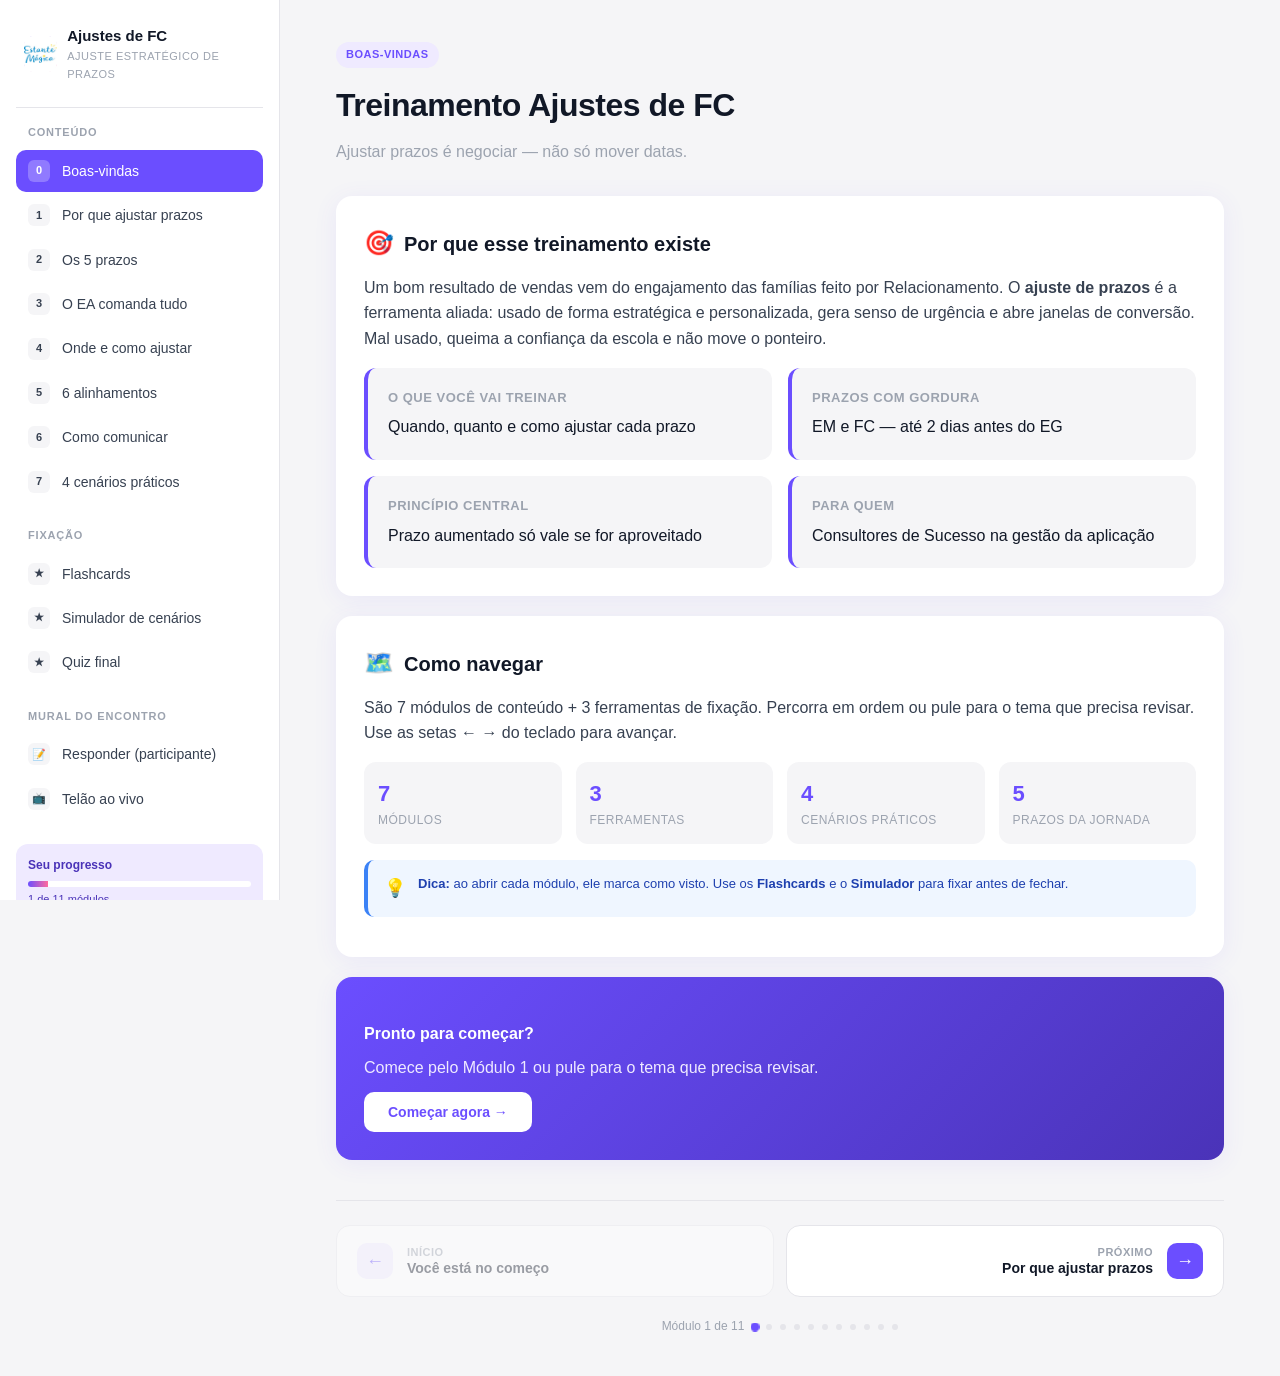
<file: index.html>
<!DOCTYPE html>
<html lang="pt-BR">
<head>
<meta charset="UTF-8">
<meta name="viewport" content="width=device-width, initial-scale=1.0">
<title>Treinamento Ajustes de FC | Estante Mágica</title>
<style>

:root{
  --roxo:#6B4EFF;
  --roxo-claro:#EFEAFF;
  --roxo-escuro:#4A33B8;
  --amarelo:#FFD54A;
  --rosa:#FF6B9D;
  --verde:#22C55E;
  --vermelho:#EF4444;
  --laranja:#F59E0B;
  --cinza-100:#F5F5F7;
  --cinza-200:#E5E5EA;
  --cinza-400:#9CA3AF;
  --cinza-700:#374151;
  --cinza-900:#111827;
  --branco:#FFFFFF;
  --sombra:0 4px 24px rgba(107,78,255,0.08);
  --sombra-hover:0 8px 32px rgba(107,78,255,0.16);
  --radius:16px;
}
*{box-sizing:border-box;margin:0;padding:0}
html{scroll-behavior:smooth}
body{
  font-family:-apple-system,BlinkMacSystemFont,"Segoe UI",Roboto,sans-serif;
  background:var(--cinza-100);
  color:var(--cinza-900);
  line-height:1.6;
  min-height:100vh;
}
.layout{display:grid;grid-template-columns:280px 1fr;min-height:100vh}

/* SIDEBAR */
.sidebar{
  background:var(--branco);
  border-right:1px solid var(--cinza-200);
  padding:24px 16px;
  position:sticky;top:0;height:100vh;overflow-y:auto;
}
.logo{display:flex;align-items:center;gap:10px;padding:0 8px 24px;border-bottom:1px solid var(--cinza-200);margin-bottom:16px}
.logo-icon{width:36px;height:36px;border-radius:10px;background:linear-gradient(135deg,var(--roxo),var(--rosa));display:flex;align-items:center;justify-content:center;color:white;font-weight:700}
.logo h2{font-size:15px;color:var(--cinza-900)}
.logo p{font-size:11px;color:var(--cinza-400);text-transform:uppercase;letter-spacing:0.5px}
.nav-section{margin-bottom:24px}
.nav-title{font-size:11px;text-transform:uppercase;letter-spacing:0.8px;color:var(--cinza-400);padding:0 12px;margin-bottom:8px;font-weight:600}
.nav-item{
  display:flex;align-items:center;gap:12px;
  padding:10px 12px;border-radius:10px;
  color:var(--cinza-700);text-decoration:none;font-size:14px;
  cursor:pointer;transition:all .2s;
  margin-bottom:2px;
}
.nav-item:hover{background:var(--roxo-claro);color:var(--roxo)}
.nav-item.active{background:var(--roxo);color:white}
.nav-item .num{
  width:22px;height:22px;border-radius:6px;
  background:var(--cinza-100);
  display:flex;align-items:center;justify-content:center;
  font-size:11px;font-weight:600;
}
.nav-item.active .num{background:rgba(255,255,255,0.25)}
.progress-mini{padding:12px;background:var(--roxo-claro);border-radius:12px;margin-top:16px}
.progress-mini-label{font-size:12px;color:var(--roxo-escuro);font-weight:600;margin-bottom:6px}
.progress-bar{height:6px;background:white;border-radius:99px;overflow:hidden}
.progress-fill{height:100%;background:linear-gradient(90deg,var(--roxo),var(--rosa));width:0;transition:width .4s}
.progress-text{font-size:11px;color:var(--roxo-escuro);margin-top:4px}

/* MAIN */
.main{padding:40px 56px;max-width:1100px}
.module{display:none;animation:fadeIn .3s}
.module.active{display:block}
@keyframes fadeIn{from{opacity:0;transform:translateY(8px)}to{opacity:1;transform:translateY(0)}}

.module-header{margin-bottom:32px}
.module-tag{
  display:inline-block;padding:4px 10px;
  background:var(--roxo-claro);color:var(--roxo);
  font-size:11px;font-weight:600;text-transform:uppercase;
  letter-spacing:0.5px;border-radius:99px;margin-bottom:12px;
}
.module h1{font-size:32px;font-weight:700;letter-spacing:-0.5px;margin-bottom:8px}
.module-subtitle{font-size:16px;color:var(--cinza-400)}

.card{
  background:var(--branco);
  border-radius:var(--radius);
  padding:28px;
  box-shadow:var(--sombra);
  margin-bottom:20px;
}
.card h2{font-size:20px;margin-bottom:12px;display:flex;align-items:center;gap:10px}
.card h3{font-size:16px;margin:16px 0 8px;color:var(--cinza-700)}
.card p{color:var(--cinza-700);margin-bottom:12px}
.card .icon{font-size:24px}

.info-grid{display:grid;grid-template-columns:repeat(2,1fr);gap:16px;margin-top:16px}
.info-box{
  padding:20px;border-radius:12px;
  background:var(--cinza-100);
  border-left:4px solid var(--roxo);
}
.info-box h4{font-size:13px;text-transform:uppercase;letter-spacing:0.5px;color:var(--cinza-400);margin-bottom:6px}
.info-box p{margin:0;color:var(--cinza-900);font-weight:500}

.pill{display:inline-block;padding:4px 12px;border-radius:99px;font-size:12px;font-weight:600}
.pill-verde{background:#DCFCE7;color:#166534}
.pill-amarelo{background:#FEF3C7;color:#92400E}
.pill-vermelho{background:#FEE2E2;color:#991B1B}
.pill-roxo{background:var(--roxo-claro);color:var(--roxo-escuro)}

/* CHECKLIST */
.check-block{margin-bottom:24px}
.check-block-title{font-weight:600;font-size:15px;margin-bottom:10px;color:var(--cinza-900);display:flex;align-items:center;gap:8px}
.check-item{
  display:flex;align-items:flex-start;gap:12px;
  padding:10px 14px;border-radius:10px;
  margin-bottom:6px;cursor:pointer;
  transition:background .15s;
}
.check-item:hover{background:var(--cinza-100)}
.check-item input[type=checkbox]{
  appearance:none;-webkit-appearance:none;
  width:20px;height:20px;border:2px solid var(--cinza-200);
  border-radius:6px;cursor:pointer;flex-shrink:0;
  position:relative;margin-top:1px;transition:all .15s;
}
.check-item input[type=checkbox]:checked{background:var(--roxo);border-color:var(--roxo)}
.check-item input[type=checkbox]:checked::after{
  content:"✓";color:white;font-size:13px;font-weight:700;
  position:absolute;top:50%;left:50%;transform:translate(-50%,-50%);
}
.check-item input[type=checkbox]:checked ~ .check-label{text-decoration:line-through;color:var(--cinza-400)}
.check-label{font-size:14px;color:var(--cinza-700);flex:1}

/* TIMELINE / CADENCIA */
.timeline{display:flex;flex-direction:column;gap:0;margin:24px 0}
.timeline-day{
  display:grid;grid-template-columns:120px 1fr;gap:24px;
  padding:20px 0;border-bottom:1px solid var(--cinza-200);
  position:relative;
}
.timeline-day:last-child{border-bottom:none}
.timeline-marker{display:flex;flex-direction:column;align-items:center;gap:8px}
.day-badge{
  width:80px;padding:12px 0;border-radius:12px;
  background:var(--roxo);color:white;
  text-align:center;font-weight:700;
}
.day-badge.urgent{background:linear-gradient(135deg,var(--vermelho),var(--rosa))}
.day-badge.warning{background:linear-gradient(135deg,var(--laranja),var(--amarelo));color:var(--cinza-900)}
.day-badge.go{background:linear-gradient(135deg,var(--verde),#10B981)}
.day-badge .big{font-size:24px;line-height:1;display:block}
.day-badge .small{font-size:10px;text-transform:uppercase;letter-spacing:0.5px;opacity:0.9}
.day-content h4{font-size:16px;margin-bottom:8px}
.day-actions{display:flex;flex-direction:column;gap:6px;margin-top:8px}
.action-line{
  display:flex;align-items:flex-start;gap:8px;
  font-size:13px;color:var(--cinza-700);
}
.action-line::before{content:"→";color:var(--roxo);font-weight:700}
.day-tag{display:inline-block;font-size:11px;padding:2px 8px;border-radius:99px;background:var(--roxo-claro);color:var(--roxo-escuro);margin-left:8px;font-weight:600}

/* TABS */
.tabs{display:flex;gap:4px;background:var(--cinza-100);padding:4px;border-radius:12px;margin-bottom:20px;flex-wrap:wrap}
.tab{
  padding:10px 16px;border-radius:8px;cursor:pointer;
  font-size:13px;font-weight:600;color:var(--cinza-400);
  transition:all .15s;border:none;background:transparent;flex:1;text-align:center;min-width:120px;
}
.tab:hover{color:var(--roxo)}
.tab.active{background:white;color:var(--roxo);box-shadow:0 2px 6px rgba(0,0,0,0.04)}
.tab-content{display:none}
.tab-content.active{display:block}

/* DISCURSO BOX */
.speech-box{
  background:linear-gradient(135deg,#FAFAFF,#F5F0FF);
  border:1px solid var(--roxo-claro);
  border-radius:12px;padding:20px;margin:12px 0;
  position:relative;
}
.speech-box::before{
  content:"💬";position:absolute;top:-12px;left:20px;
  background:white;padding:4px 8px;border-radius:99px;
  font-size:16px;border:1px solid var(--roxo-claro);
}
.speech-box p{margin-bottom:10px;color:var(--cinza-900);line-height:1.7}
.speech-box em{background:var(--amarelo);padding:1px 5px;border-radius:4px;font-style:normal;font-weight:600}

.alert{
  display:flex;gap:12px;padding:14px 16px;border-radius:10px;
  font-size:13px;margin:12px 0;align-items:flex-start;
}
.alert-warning{background:#FFFBEB;border-left:4px solid var(--amarelo);color:#92400E}
.alert-info{background:#EFF6FF;border-left:4px solid #3B82F6;color:#1E40AF}
.alert-danger{background:#FEF2F2;border-left:4px solid var(--vermelho);color:#991B1B}
.alert-success{background:#F0FDF4;border-left:4px solid var(--verde);color:#166534}
.alert .icon{font-size:18px;flex-shrink:0}

/* TEMPLATES (WhatsApp / Email) */
.template-card{
  background:var(--branco);border:1px solid var(--cinza-200);
  border-radius:12px;padding:20px;margin-bottom:16px;
  transition:box-shadow .2s;
}
.template-card:hover{box-shadow:var(--sombra)}
.template-header{display:flex;justify-content:space-between;align-items:flex-start;gap:12px;margin-bottom:12px;flex-wrap:wrap}
.template-name{font-weight:700;font-size:14px}
.template-code{font-family:"SF Mono",Monaco,monospace;font-size:11px;color:var(--cinza-400);background:var(--cinza-100);padding:2px 8px;border-radius:6px;display:inline-block;margin-top:4px}
.template-body{
  background:#F5F5F7;border-radius:10px;padding:14px;
  font-size:13px;color:var(--cinza-900);white-space:pre-wrap;
  font-family:-apple-system,sans-serif;line-height:1.6;
  max-height:200px;overflow-y:auto;
  border-left:3px solid #25D366;
}
.template-body.email{border-left-color:#3B82F6}
.template-actions{display:flex;gap:8px;margin-top:12px}
.btn{
  padding:8px 14px;border-radius:8px;border:none;
  font-size:12px;font-weight:600;cursor:pointer;
  display:inline-flex;align-items:center;gap:6px;
  transition:all .15s;
}
.btn-primary{background:var(--roxo);color:white}
.btn-primary:hover{background:var(--roxo-escuro)}
.btn-ghost{background:var(--cinza-100);color:var(--cinza-700)}
.btn-ghost:hover{background:var(--cinza-200)}
.btn.copied{background:var(--verde);color:white}

/* QUIZ */
.quiz-q{margin-bottom:20px;padding:20px;background:var(--cinza-100);border-radius:12px}
.quiz-q-title{font-weight:600;margin-bottom:12px;font-size:15px}
.quiz-q-num{display:inline-block;background:var(--roxo);color:white;padding:2px 8px;border-radius:6px;font-size:12px;margin-right:8px}
.quiz-opt{
  display:flex;align-items:center;gap:10px;
  padding:12px 14px;background:white;
  border:2px solid transparent;border-radius:10px;
  cursor:pointer;margin-bottom:6px;
  transition:all .15s;font-size:14px;
}
.quiz-opt:hover{border-color:var(--roxo-claro)}
.quiz-opt.selected{border-color:var(--roxo);background:var(--roxo-claro)}
.quiz-opt.correct{border-color:var(--verde);background:#F0FDF4}
.quiz-opt.wrong{border-color:var(--vermelho);background:#FEF2F2}
.quiz-feedback{padding:12px;border-radius:10px;font-size:13px;margin-top:10px;display:none}
.quiz-feedback.show{display:block}
.quiz-feedback.correct{background:#F0FDF4;color:#166534}
.quiz-feedback.wrong{background:#FEF2F2;color:#991B1B}

/* SCENARIO SIMULATOR */
.scenario{padding:24px;background:linear-gradient(135deg,#FFF,var(--roxo-claro));border-radius:16px;border:1px solid var(--roxo-claro)}
.scenario-context{font-size:15px;line-height:1.7;margin-bottom:20px;padding:16px;background:white;border-radius:10px;border-left:4px solid var(--rosa)}
.scenario-choice{
  display:block;width:100%;text-align:left;
  padding:14px 16px;background:white;border:2px solid var(--cinza-200);
  border-radius:10px;margin-bottom:8px;cursor:pointer;
  font-size:14px;color:var(--cinza-900);
  transition:all .15s;
}
.scenario-choice:hover{border-color:var(--roxo);transform:translateX(4px)}
.scenario-result{margin-top:16px;padding:16px;border-radius:10px;display:none}
.scenario-result.show{display:block;animation:fadeIn .3s}

/* FLASHCARDS */
.flashcards{display:grid;grid-template-columns:repeat(auto-fill,minmax(240px,1fr));gap:16px;margin-top:16px}
.flashcard{
  background:linear-gradient(135deg,var(--roxo),var(--roxo-escuro));
  color:white;border-radius:14px;padding:20px;
  min-height:160px;cursor:pointer;
  display:flex;flex-direction:column;justify-content:space-between;
  transition:transform .25s,box-shadow .25s;
  position:relative;overflow:hidden;
}
.flashcard:hover{transform:translateY(-4px);box-shadow:var(--sombra-hover)}
.flashcard.flipped{background:linear-gradient(135deg,var(--rosa),var(--laranja))}
.flashcard-side{display:block}
.flashcard.flipped .flashcard-front{display:none}
.flashcard:not(.flipped) .flashcard-back{display:none}
.flashcard-front{font-size:16px;font-weight:600;line-height:1.4}
.flashcard-back{font-size:13px;line-height:1.5}
.flashcard-tag{font-size:10px;text-transform:uppercase;letter-spacing:1px;opacity:0.7;margin-bottom:8px;font-weight:700}
.flashcard-hint{font-size:11px;opacity:0.7;margin-top:auto}

/* CALL TO COMPLETE */
.cta-complete{
  background:linear-gradient(135deg,var(--roxo),var(--rosa));
  color:white;padding:32px;border-radius:16px;text-align:center;
  margin-top:24px;
}
.cta-complete h3{font-size:22px;margin-bottom:8px}
.cta-complete p{color:rgba(255,255,255,0.9);margin-bottom:16px}
.btn-white{background:white;color:var(--roxo);padding:12px 24px;font-size:14px;border:none;border-radius:10px;font-weight:700;cursor:pointer}

.stat-row{display:grid;grid-template-columns:repeat(auto-fit,minmax(150px,1fr));gap:14px;margin:16px 0}
.stat{background:var(--cinza-100);padding:14px;border-radius:12px}
.stat-num{font-size:22px;font-weight:700;color:var(--roxo)}
.stat-label{font-size:12px;color:var(--cinza-400);text-transform:uppercase;letter-spacing:0.5px}

/* FOOTER NAV */
.module-footer{
  display:grid;grid-template-columns:1fr 1fr;gap:12px;
  margin-top:40px;padding-top:24px;border-top:1px solid var(--cinza-200);
}
.nav-btn{
  display:flex;align-items:center;gap:14px;padding:16px 20px;
  background:var(--branco);border:1px solid var(--cinza-200);
  border-radius:14px;cursor:pointer;text-align:left;
  transition:all .2s;font-family:inherit;color:var(--cinza-900);
  min-height:72px;
}
.nav-btn:hover:not(:disabled){border-color:var(--roxo);box-shadow:var(--sombra);transform:translateY(-2px)}
.nav-btn:disabled{opacity:0.4;cursor:not-allowed}
.nav-btn-arrow{
  width:36px;height:36px;border-radius:10px;
  background:var(--roxo-claro);color:var(--roxo);
  display:flex;align-items:center;justify-content:center;
  font-size:18px;font-weight:700;flex-shrink:0;
}
.nav-btn-next{justify-content:flex-end;text-align:right}
.nav-btn-next .nav-btn-arrow{background:var(--roxo);color:white;order:2}
.nav-btn-info{flex:1;display:flex;flex-direction:column;gap:2px;overflow:hidden}
.nav-btn-label{font-size:11px;text-transform:uppercase;letter-spacing:0.5px;color:var(--cinza-400);font-weight:600}
.nav-btn-title{font-size:14px;font-weight:600;color:var(--cinza-900);overflow:hidden;text-overflow:ellipsis;white-space:nowrap}
.module-progress-pill{
  display:flex;justify-content:center;align-items:center;gap:8px;
  margin-top:20px;color:var(--cinza-400);font-size:12px;
}
.module-progress-pill .dot{width:6px;height:6px;border-radius:50%;background:var(--cinza-200);transition:all .2s}
.module-progress-pill .dot.active{background:var(--roxo);transform:scale(1.5)}
.module-progress-pill .dot.done{background:var(--roxo-claro)}

@media (max-width:600px){
  .module-footer{grid-template-columns:1fr}
}

/* RESPONSIVE */
@media (max-width:900px){
  .layout{grid-template-columns:1fr}
  .sidebar{position:relative;height:auto;width:100%}
  .main{padding:24px}
  .info-grid{grid-template-columns:1fr}
  .timeline-day{grid-template-columns:1fr;gap:8px}
}

</style>
</head>
<body>
<div class="layout">
  <aside class="sidebar">
    <div class="logo">
      <div class="logo-icon"><img src="logo_EM.png" alt="EM" style="width:100%;height:100%;object-fit:contain;border-radius:8px;background:#fff" onerror="this.replaceWith(document.createTextNode('📚'))"></div>
      <div>
        <h2>Ajustes de FC</h2>
        <p>Ajuste estratégico de prazos</p>
      </div>
    </div>
    <nav>
      <div class="nav-section">
      <div class="nav-title">Conteúdo</div>
      <div class="nav-item active" data-target="m-intro"><span class="num">0</span> Boas-vindas</div>
      <div class="nav-item" data-target="m-1"><span class="num">1</span> Por que ajustar prazos</div>
      <div class="nav-item" data-target="m-2"><span class="num">2</span> Os 5 prazos</div>
      <div class="nav-item" data-target="m-3"><span class="num">3</span> O EA comanda tudo</div>
      <div class="nav-item" data-target="m-4"><span class="num">4</span> Onde e como ajustar</div>
      <div class="nav-item" data-target="m-5"><span class="num">5</span> 6 alinhamentos</div>
      <div class="nav-item" data-target="m-6"><span class="num">6</span> Como comunicar</div>
      <div class="nav-item" data-target="m-7"><span class="num">7</span> 4 cenários práticos</div>
      </div>
      <div class="nav-section">
      <div class="nav-title">Fixação</div>
      <div class="nav-item" data-target="m-flash"><span class="num">★</span> Flashcards</div>
      <div class="nav-item" data-target="m-sim"><span class="num">★</span> Simulador de cenários</div>
      <div class="nav-item" data-target="m-quiz"><span class="num">★</span> Quiz final</div>
      </div>
      <div class="nav-section">
      <div class="nav-title">Mural do encontro</div>
      <a class="nav-item" href="participante.html"><span class="num">📝</span> Responder (participante)</a>
      <a class="nav-item" href="telao.html"><span class="num">📺</span> Telão ao vivo</a>
      </div>
    </nav>
    <div class="progress-mini">
      <div class="progress-mini-label">Seu progresso</div>
      <div class="progress-bar"><div class="progress-fill" id="prog"></div></div>
      <div class="progress-text" id="progText">0 de 11 módulos</div>
    </div>
  </aside>
  <main class="main" id="main">

<section class="module active" id="m-intro">
  <div class="module-header">
    <span class="module-tag">Boas-vindas</span>
    <h1>Treinamento Ajustes de FC</h1>
    <p class="module-subtitle">Ajustar prazos é negociar — não só mover datas.</p>
  </div>
  <div class="card">
    <h2><span class="icon">🎯</span> Por que esse treinamento existe</h2>
    <p>Um bom resultado de vendas vem do engajamento das famílias feito por Relacionamento. O <strong>ajuste de prazos</strong> é a ferramenta aliada: usado de forma estratégica e personalizada, gera senso de urgência e abre janelas de conversão. Mal usado, queima a confiança da escola e não move o ponteiro.</p>
    <div class="info-grid">
      <div class="info-box"><h4>O que você vai treinar</h4><p>Quando, quanto e como ajustar cada prazo</p></div>
      <div class="info-box"><h4>Prazos com gordura</h4><p>EM e FC — até 2 dias antes do EG</p></div>
      <div class="info-box"><h4>Princípio central</h4><p>Prazo aumentado só vale se for aproveitado</p></div>
      <div class="info-box"><h4>Para quem</h4><p>Consultores de Sucesso na gestão da aplicação</p></div>
    </div>
  </div>
  <div class="card">
    <h2><span class="icon">🗺️</span> Como navegar</h2>
    <p>São 7 módulos de conteúdo + 3 ferramentas de fixação. Percorra em ordem ou pule para o tema que precisa revisar. Use as setas ← → do teclado para avançar.</p>
    <div class="stat-row">
      <div class="stat"><div class="stat-num">7</div><div class="stat-label">Módulos</div></div>
      <div class="stat"><div class="stat-num">3</div><div class="stat-label">Ferramentas</div></div>
      <div class="stat"><div class="stat-num">4</div><div class="stat-label">Cenários práticos</div></div>
      <div class="stat"><div class="stat-num">5</div><div class="stat-label">Prazos da jornada</div></div>
    </div>
    <div class="alert alert-info"><span class="icon">💡</span><div><strong>Dica:</strong> ao abrir cada módulo, ele marca como visto. Use os <strong>Flashcards</strong> e o <strong>Simulador</strong> para fixar antes de fechar.</div></div>
  </div>
  <div class="card" style="background:linear-gradient(135deg,var(--roxo),var(--roxo-escuro));color:white">
    <h3 style="color:white">Pronto para começar?</h3>
    <p style="color:#EFEAFF">Comece pelo Módulo 1 ou pule para o tema que precisa revisar.</p>
    <button class="btn-white" onclick="goTo('m-1')">Começar agora →</button>
  </div>
</section>

<section class="module" id="m-1">
  <div class="module-header">
    <span class="module-tag">Módulo 1</span>
    <h1>Por que ajustar prazos</h1>
    <p class="module-subtitle">A lógica estratégica por trás de cada extensão.</p>
  </div>
  <div class="card">
    <h2><span class="icon">⚙️</span> O ajuste é uma alavanca, não um favor</h2>
    <p>Respeitando o limite do EG, os prazos podem ser ajustados mais de uma vez, com autonomia do consultor, direto na Rachel. O ideal é que a escola esteja de acordo — mas dá para aumentar mesmo sem efetividade, deixando aviso em todos os canais.</p>
    <h3>O que justifica um aumento de prazo? <span class="pill pill-roxo">Tudo</span></h3>
    <p>Cenários negativos <em>e</em> positivos. O aumento ajuda a finalizar envio de materiais, engajar quem deixou a compra para a última hora, rodar uma nova campanha numa escola que está comprando bem, ou ganhar tempo para confirmar dados até o EG.</p>
    <div class="alert alert-warning"><span class="icon">⚠️</span><div><strong>A regra de ouro:</strong> um prazo aumentado precisa ser <strong>aproveitado</strong>. De nada adianta deixar uma data aberta sem avisar as famílias ou sem combinar com a escola o que fazer com o tempo extra.</div></div>
  </div>
  <div class="card">
    <h2><span class="icon">📣</span> Ajustou? Comunique</h2>
    <p>Sempre que ajustar um prazo, avise a escola sobre a nova data e deixe um recadinho pronto para facilitar a comunicação em cima da hora. O ajuste sem comunicação é tempo desperdiçado.</p>
  </div>
</section>

<section class="module" id="m-2">
  <div class="module-header">
    <span class="module-tag">Módulo 2</span>
    <h1>Os 5 prazos da jornada</h1>
    <p class="module-subtitle">Quem define, para que serve e quais têm gordura para ajuste.</p>
  </div>
  <div class="card">
    <h2><span class="icon">📅</span> Mapa dos prazos</h2>
    <p>Quatro são automáticos na plataforma (Logística Supply). Dois têm <strong>gordura</strong> — esticam até 2 dias antes do EG. Esse é o seu campo de jogo.</p>

    <div class="check-block"><div class="check-block-title">Início da criação das histórias <span class="pill pill-vermelho">Sem gordura</span></div>
    <p>Define: <strong>escola</strong>. Sinaliza quando a escola vai começar a aplicação em sala. Atraso aqui acende alerta de engajamento e retenção, e ajuda a avaliar o tempo viável até o EG.</p></div>

    <div class="check-block"><div class="check-block-title">EA / DA — Evento de Autógrafos <span class="pill pill-vermelho">Sem gordura</span></div>
    <p>Define: <strong>escola</strong>. Data-âncora: dela saem os outros 3 prazos. Indispensável para Relacionamento, Supply e o cronograma da escola. Livros chegam até 5 dias antes do EA.</p></div>

    <div class="check-block"><div class="check-block-title">EM — Data limite para envio de materiais <span class="pill pill-amarelo">Tem gordura</span></div>
    <p>Auto · Supply. Último dia para enviar/editar histórias e ilustrações. Precisa ser ≥ dia atual para a escola conseguir enviar. <strong>Pode ser aumentado até 2 dias antes do EG.</strong></p></div>

    <div class="check-block"><div class="check-block-title">FC — Data limite de compras <span class="pill pill-amarelo">Tem gordura</span></div>
    <p>Auto · Supply. Último dia para famílias/escola comprarem livros e kits. Precisa ser ≥ dia atual para novas compras antes do EA. <strong>Pode ser aumentado até 2 dias antes do EG.</strong></p></div>

    <div class="check-block"><div class="check-block-title">EG — Data do envio para gráfica <span class="pill pill-roxo">Interno</span></div>
    <p>Auto · Supply. <strong>Prazo interno — nunca compartilhamos com a escola.</strong> É a data do "OK para produção" na Rachel. Trava novas compras e edições. Edições pós-EG só com a liderança.</p></div>

    <div class="alert alert-info"><span class="icon">🧈</span><div><strong>A gordura mora entre o FC/EM e o EG.</strong> Toda extensão sai desse intervalo — por isso usamos com intenção, nunca de uma vez só.</div></div>
  </div>
</section>

<section class="module" id="m-3">
  <div class="module-header">
    <span class="module-tag">Módulo 3</span>
    <h1>O EA comanda tudo</h1>
    <p class="module-subtitle">Quatro regras do Evento de Autógrafos que não se esquece.</p>
  </div>
  <div class="card">
    <h2><span class="icon">⭐</span> Pontos importantes sobre o EA</h2>
    <div class="info-grid">
      <div class="info-box"><h4>1 · Janela</h4><p>Pode ser definido até 31/12 do ano da jornada.</p></div>
      <div class="info-box"><h4>2 · Antecipar x adiar</h4><p>Ninguém antecipa sozinho — exige acionar o Supply. Adiar, a escola pode (até antes do EG).</p></div>
      <div class="info-box"><h4>3 · Entrega</h4><p>É a referência de entrega: livros chegam até 5 dias antes do EA.</p></div>
      <div class="info-box"><h4>4 · Efeito cascata</h4><p>Mexeu no EA? Revise e formalize todos os outros prazos com a escola. Sempre.</p></div>
    </div>
    <div class="alert alert-danger"><span class="icon">🔗</span><div>Qualquer ajuste no EA torna <strong>obrigatório</strong> revisar os demais prazos. Não dá para mover a âncora e deixar o resto à deriva.</div></div>
  </div>
</section>

<section class="module" id="m-4">
  <div class="module-header">
    <span class="module-tag">Módulo 4</span>
    <h1>Onde e como ajustar</h1>
    <p class="module-subtitle">O caminho na plataforma e a regra dos pequenos blocos.</p>
  </div>
  <div class="card">
    <h2><span class="icon">🛠️</span> Onde administrar as datas</h2>
    <p>A escola adia o evento direto no menu <strong>Prazos</strong> da escola (até antes do EG). Pela equipe interna, o ajuste é na <strong>One Page</strong>:</p>
    <div class="timeline">
      <div class="timeline-day"><div class="timeline-marker"><div class="day-badge"><span class="big">1</span><span class="small">One Page</span></div></div><div class="day-content"><div class="day-actions"><p>No quadro <strong>ESCOLA</strong>, clique no ícone de calendário <em>"Definir prazos de projetos"</em>.</p></div></div></div>
      <div class="timeline-day"><div class="timeline-marker"><div class="day-badge"><span class="big">2</span><span class="small">Simular</span></div></div><div class="day-content"><div class="day-actions"><p>Na página que abre, edite e simule as novas datas.</p></div></div></div>
      <div class="timeline-day"><div class="timeline-marker"><div class="day-badge go"><span class="big">3</span><span class="small">Salvar</span></div></div><div class="day-content"><div class="day-actions"><p>Clique em <strong>Salvar informações</strong>. Pronto.</p></div></div></div>
    </div>
  </div>
  <div class="card">
    <h2><span class="icon">🧱</span> Ajuste em pequenos blocos</h2>
    <p>Alargar o prazo completo de uma vez <strong>não gera senso de urgência</strong> nem compromisso. Negocie em blocos curtos, lembrando que a escola precisa de algumas horas para se organizar e comunicar a extensão.</p>
    <div class="alert alert-success"><span class="icon">✅</span><div>Pequenos blocos + comunicação a cada passo = a escola usa o tempo de verdade.</div></div>
  </div>
</section>

<section class="module" id="m-5">
  <div class="module-header">
    <span class="module-tag">Módulo 5</span>
    <h1>Os 6 alinhamentos do ajuste</h1>
    <p class="module-subtitle">Os princípios que orientam toda decisão de prazo.</p>
  </div>
  <div class="card">
    <div class="check-block"><div class="check-block-title">1 · Compre a briga da escola</div><p>Imprevistos acontecem. Busque a solução com mínimo impacto no EA — mas dê transparência sobre riscos de produção e entrega.</p></div>
    <div class="check-block"><div class="check-block-title">2 · EM pelo menos 1 semana antes do FC</div><p>Empilhar materiais + compras + confirmações sobrecarrega a gestora e derruba o resultado. Isole os momentos.</p></div>
    <div class="check-block"><div class="check-block-title">3 · Prazo apertado = produção emergencial</div><p>Menos tempo de gráfica e transporte gera custo. Ajustamos a favor da escola até o limite que não comprometa entrega nem estoure o custo logístico.</p></div>
    <div class="check-block"><div class="check-block-title">4 · Negocie em pequenos blocos</div><p>Alargar tudo de uma vez não cria urgência. Blocos curtos, com tempo para a escola se organizar.</p></div>
    <div class="check-block"><div class="check-block-title">5 · Produção só no dia do EG</div><p>Mesmo com tudo pronto. Antecipar não acelera entrega — a logística é desenhada para o EG, e a gordura protege contra imprevistos de última hora.</p></div>
    <div class="check-block"><div class="check-block-title">6 · Não tenha medo do ajuste</div><p>95% das escolas o veem como um presente. Comunique sempre, com recadinho pronto, em todos os canais.</p></div>
  </div>
</section>

<section class="module" id="m-6">
  <div class="module-header">
    <span class="module-tag">Módulo 6</span>
    <h1>Como comunicar o ajuste</h1>
    <p class="module-subtitle">O tom certo transforma uma extensão em boa notícia.</p>
  </div>
  <div class="card">
    <h2><span class="icon">🙂</span> Nos resultados ruins</h2>
    <div class="speech-box"><p>"Márcia, vi que nosso último recadinho sobre compras não surtiu tanto efeito. Vejo de pertinho o seu empenho e separei boas notícias: consegui mais <em>X dias</em> de compras com o time logístico e preparei uma trilha de comunicação para uma última campanha!"</p></div>
    <div class="speech-box"><p>"Márcia, você acha que mais tempo te ajudaria na finalização dos materiais? Me adiantei e já conversei com o time logístico. Temos mais <em>X dias</em> para você finalizar o envio com calma e depois focamos só nas compras pendentes!"</p></div>
  </div>
  <div class="card">
    <h2><span class="icon">🎉</span> Nos resultados positivos</h2>
    <div class="speech-box"><p>"Márcia, que trabalho lindo vocês estão fazendo! Faltam só 2 crianças sem o livro para o evento. Falei com o time logístico que não poderíamos deixar essas 2 de fora e consegui mais <em>X dias</em>! Como te ajudo a falar com as famílias?"</p></div>
    <div class="speech-box"><p>"Márcia, essa noite de autógrafos vai ser um espetáculo! Acho que vovós, vovôs e outros familiares não vão querer perder esse dia. Consegui mais <em>X dias</em> para uma comunicação voltada para eles. O que acha?"</p></div>
  </div>
</section>

<section class="module" id="m-7">
  <div class="module-header">
    <span class="module-tag">Módulo 7</span>
    <h1>4 cenários práticos</h1>
    <p class="module-subtitle">Diagnóstico e movimento para as situações mais comuns.</p>
  </div>
  <div class="card">
    <h2><span class="icon">1️⃣</span> Materiais completos, compras muito baixas — 1 semana do FC</h2>
    <p><strong>Diagnóstico:</strong> falta engajamento de compra, não tempo.</p>
    <div class="alert alert-success"><span class="icon">🎯</span><div><strong>Movimento:</strong> plano de engajamento de 5 dias com a gestora — comunicados diários, relatório de alunos sem compra, acompanhar a curva. Faltando 2 dias, avaliar +2/+3 dias após o FC original.</div></div>
  </div>
  <div class="card">
    <h2><span class="icon">2️⃣</span> Último dia de material; finalizou, compras &lt;50% — 25 dias do EG</h2>
    <p><strong>Diagnóstico:</strong> há bastante gordura. Isolar "enviar material" de "engajar compra".</p>
    <div class="alert alert-success"><span class="icon">🎯</span><div><strong>Movimento:</strong> avaliar +4 dias para envio de material e distanciar o FC em ~1 semana do novo EM. Guardar o resto da gordura como carta na manga se as compras estagnarem.</div></div>
  </div>
  <div class="card">
    <h2><span class="icon">3️⃣</span> Materiais e compras prontos, dados fiscais não confirmados — EG em 5 dias</h2>
    <p><strong>Diagnóstico:</strong> pendência sem impacto logístico — pura confirmação.</p>
    <div class="alert alert-success"><span class="icon">🎯</span><div><strong>Movimento:</strong> estender o EG dentro da gordura, <strong>1 dia por vez</strong>, gerando urgência e acionando todos os canais até conseguir os dados.</div></div>
  </div>
  <div class="card">
    <h2><span class="icon">4️⃣</span> 10 dias do EG; engajou do zero e o último dia de FC acumulou pedidos</h2>
    <p><strong>Diagnóstico:</strong> curva positiva — momento de surfar, não de parar.</p>
    <div class="alert alert-success"><span class="icon">🎯</span><div><strong>Movimento:</strong> dar visibilidade à gestora sobre o salto, avaliar o que moveu o ponteiro, esticar +3/4 dias e ficar próximo para nova comunicação pós-extensão.</div></div>
  </div>
</section>

<section class="module" id="m-flash">
  <div class="module-header"><span class="module-tag">Fixação</span><h1>Flashcards</h1><p class="module-subtitle">Clique em cada card para virar e revelar a resposta.</p></div>
  <div class="card"><h2><span class="icon">🧠</span> Conceitos-chave dos Ajustes de FC</h2><p>Vire o card e teste seu conhecimento.</p>
  <div class="flashcards"><div class="flashcard" onclick="this.classList.toggle('flipped')">
  <div class="flashcard-side flashcard-front"><div class="flashcard-tag">Pergunta</div><div>Quais prazos têm gordura para ajuste?</div><div class="flashcard-hint">Clique para ver →</div></div>
  <div class="flashcard-side flashcard-back"><div class="flashcard-tag">Resposta</div><div>EM (envio de materiais) e FC (compras) — esticáveis até 2 dias antes do EG.</div></div>
</div>
<div class="flashcard" onclick="this.classList.toggle('flipped')">
  <div class="flashcard-side flashcard-front"><div class="flashcard-tag">Pergunta</div><div>Até quando EM e FC podem ser esticados?</div><div class="flashcard-hint">Clique para ver →</div></div>
  <div class="flashcard-side flashcard-back"><div class="flashcard-tag">Resposta</div><div>Até 2 dias antes do EG.</div></div>
</div>
<div class="flashcard" onclick="this.classList.toggle('flipped')">
  <div class="flashcard-side flashcard-front"><div class="flashcard-tag">Pergunta</div><div>O EG pode ser compartilhado com a escola?</div><div class="flashcard-hint">Clique para ver →</div></div>
  <div class="flashcard-side flashcard-back"><div class="flashcard-tag">Resposta</div><div>Não. É prazo interno (envio para gráfica). À escola comunicamos EA, EM e FC.</div></div>
</div>
<div class="flashcard" onclick="this.classList.toggle('flipped')">
  <div class="flashcard-side flashcard-front"><div class="flashcard-tag">Pergunta</div><div>Quem pode antecipar o EA?</div><div class="flashcard-hint">Clique para ver →</div></div>
  <div class="flashcard-side flashcard-back"><div class="flashcard-tag">Resposta</div><div>Ninguém sozinho — exige acionar o Supply. A escola pode adiar (até antes do EG).</div></div>
</div>
<div class="flashcard" onclick="this.classList.toggle('flipped')">
  <div class="flashcard-side flashcard-front"><div class="flashcard-tag">Pergunta</div><div>Quando os livros vão para produção?</div><div class="flashcard-hint">Clique para ver →</div></div>
  <div class="flashcard-side flashcard-back"><div class="flashcard-tag">Resposta</div><div>Só no dia do EG, mesmo com tudo pronto. Antecipar não acelera a entrega.</div></div>
</div>
<div class="flashcard" onclick="this.classList.toggle('flipped')">
  <div class="flashcard-side flashcard-front"><div class="flashcard-tag">Pergunta</div><div>Por que ajustar em pequenos blocos?</div><div class="flashcard-hint">Clique para ver →</div></div>
  <div class="flashcard-side flashcard-back"><div class="flashcard-tag">Resposta</div><div>Alargar tudo de uma vez não gera senso de urgência nem compromisso.</div></div>
</div>
<div class="flashcard" onclick="this.classList.toggle('flipped')">
  <div class="flashcard-side flashcard-front"><div class="flashcard-tag">Pergunta</div><div>Mexeu no EA — e agora?</div><div class="flashcard-hint">Clique para ver →</div></div>
  <div class="flashcard-side flashcard-back"><div class="flashcard-tag">Resposta</div><div>Revise e formalize todos os outros prazos com a escola. Obrigatório.</div></div>
</div>
<div class="flashcard" onclick="this.classList.toggle('flipped')">
  <div class="flashcard-side flashcard-front"><div class="flashcard-tag">Pergunta</div><div>Distância mínima entre EM e FC?</div><div class="flashcard-hint">Clique para ver →</div></div>
  <div class="flashcard-side flashcard-back"><div class="flashcard-tag">Resposta</div><div>Mantenha o EM pelo menos 1 semana antes do FC para não sobrecarregar a gestora.</div></div>
</div></div></div>
</section>

<section class="module" id="m-sim">
  <div class="module-header"><span class="module-tag">Fixação</span><h1>Simulador de cenários</h1><p class="module-subtitle">Pratique decisões reais. Escolha a melhor ação.</p></div>
  <div class="card"><h2><span class="icon">🎮</span> Cenário 1 — compras baixas a 1 semana do FC</h2>
    <div class="scenario">
      <div class="scenario-context"><strong>Contexto:</strong> a escola tem materiais completos, mas as compras estão muito baixas e falta 1 semana para o FC.</div>
      <button class="scenario-choice" onclick="showResult(this,'wrong','Esticar +10 de uma vez mata a urgência e a escola não aproveita o tempo.','r1')">A) Esticar o FC em +10 dias agora e avisar que há tempo de sobra</button>
      <button class="scenario-choice" onclick="showResult(this,'correct','Engajamento primeiro, extensão curta como reforço perto do fim. Pequenos blocos geram urgência.','r1')">B) Plano de engajamento de 5 dias; faltando 2, avaliar +2/+3 dias</button>
      <button class="scenario-choice" onclick="showResult(this,'wrong','Não fazer nada desperdiça a ferramenta. O ajuste existe para isso.','r1')">C) Não mexer — se não compraram, é problema da escola</button>
      <div class="scenario-result" id="r1"></div>
    </div>
  </div>
  <div class="card"><h2><span class="icon">🎮</span> Cenário 2 — dados fiscais pendentes, EG em 5 dias</h2>
    <div class="scenario">
      <div class="scenario-context"><strong>Contexto:</strong> materiais e compras prontos, mas não conseguimos confirmar os dados fiscais. O EG é em 5 dias.</div>
      <button class="scenario-choice" onclick="showResult(this,'correct','Pendência sem impacto logístico: estenda o EG dentro da gordura, 1 dia por vez, com urgência.','r2')">A) Estender o EG dentro da gordura, 1 dia por vez</button>
      <button class="scenario-choice" onclick="showResult(this,'wrong','Gastar toda a gordura de uma vez tira o senso de urgência e some com a margem de segurança.','r2')">B) Esticar o EG até o limite máximo de uma vez</button>
      <button class="scenario-choice" onclick="showResult(this,'wrong','Sem dados fiscais não dá para enviar para produção com segurança.','r2')">C) Enviar para produção assim mesmo</button>
      <div class="scenario-result" id="r2"></div>
    </div>
  </div>
  <div class="card"><h2><span class="icon">🎮</span> Cenário 3 — curva de compras subindo, EG em 10 dias</h2>
    <div class="scenario">
      <div class="scenario-context"><strong>Contexto:</strong> a escola acumulou muitos pedidos no último dia do FC, com a curva subindo. EG em 10 dias.</div>
      <button class="scenario-choice" onclick="showResult(this,'wrong','Parar agora desperdiça uma curva positiva — é hora de dar mais uma janela.','r3')">A) Deixar como está — já tem pedido suficiente</button>
      <button class="scenario-choice" onclick="showResult(this,'correct','Curva positiva é janela: mostre o salto à gestora, +3/4 dias e combine nova comunicação.','r3')">B) Visibilidade à gestora, +3/4 dias de FC e nova comunicação</button>
      <button class="scenario-choice" onclick="showResult(this,'wrong','Esticar até o limite do EG queima toda a gordura sem necessidade.','r3')">C) Esticar até o limite do EG para garantir o máximo</button>
      <div class="scenario-result" id="r3"></div>
    </div>
  </div>
</section>

<section class="module" id="m-quiz">
  <div class="module-header"><span class="module-tag">Fixação</span><h1>Quiz final</h1><p class="module-subtitle">Teste o que aprendeu. Sem pressão — tente quantas vezes quiser.</p></div>
  <div class="card"><h2><span class="icon">📝</span> 8 perguntas</h2><div id="quiz"></div>
  <button class="btn-white" style="background:var(--roxo);color:#fff;margin-top:16px" onclick="checkQuiz()">Conferir respostas</button>
  <p id="quizScore" style="font-weight:700;margin-top:16px;font-size:16px"></p></div>
</section>

  </main>
</div>
<script>

// ========== NAVEGAÇÃO ==========
const navItems = document.querySelectorAll('.nav-item[data-target]');
const modules = document.querySelectorAll('.module');
const visited = new Set();
const TOTAL = navItems.length;

// Lista ordenada [{id, label}] a partir do menu lateral
const ORDER = Array.from(navItems).map(n=>({
  id: n.dataset.target,
  label: n.textContent.replace(/^\s*[\d★]+\s*/,'').trim()
}));

function goTo(id){
  modules.forEach(m=>m.classList.remove('active'));
  navItems.forEach(n=>n.classList.remove('active'));
  const target = document.getElementById(id);
  if(target) target.classList.add('active');
  const nav = document.querySelector(`.nav-item[data-target="${id}"]`);
  if(nav) nav.classList.add('active');
  visited.add(id);
  updateProgress();
  updateFooterDots(id);
  window.scrollTo({top:0,behavior:'smooth'});
}
navItems.forEach(n=>n.addEventListener('click',()=>goTo(n.dataset.target)));

function updateProgress(){
  const pct = Math.round((visited.size/TOTAL)*100);
  document.getElementById('prog').style.width = pct + '%';
  document.getElementById('progText').textContent = `${visited.size} de ${TOTAL} módulos`;
}
visited.add('m-intro');
updateProgress();

// ========== INJETAR FOOTER NAV EM CADA MÓDULO ==========
modules.forEach((mod, idx)=>{
  const prev = idx>0 ? ORDER[idx-1] : null;
  const next = idx<ORDER.length-1 ? ORDER[idx+1] : null;
  const footer = document.createElement('div');
  footer.className='module-footer';
  footer.innerHTML = `
    ${prev ? `
      <button class="nav-btn" onclick="goTo('${prev.id}')">
        <div class="nav-btn-arrow">←</div>
        <div class="nav-btn-info">
          <div class="nav-btn-label">Anterior</div>
          <div class="nav-btn-title">${prev.label}</div>
        </div>
      </button>` : `
      <button class="nav-btn" disabled>
        <div class="nav-btn-arrow">←</div>
        <div class="nav-btn-info">
          <div class="nav-btn-label">Início</div>
          <div class="nav-btn-title">Você está no começo</div>
        </div>
      </button>`}
    ${next ? `
      <button class="nav-btn nav-btn-next" onclick="goTo('${next.id}')">
        <div class="nav-btn-info">
          <div class="nav-btn-label">Próximo</div>
          <div class="nav-btn-title">${next.label}</div>
        </div>
        <div class="nav-btn-arrow">→</div>
      </button>` : `
      <button class="nav-btn nav-btn-next" disabled>
        <div class="nav-btn-info">
          <div class="nav-btn-label">Fim</div>
          <div class="nav-btn-title">Treinamento concluído 🎉</div>
        </div>
        <div class="nav-btn-arrow">✓</div>
      </button>`}
  `;
  // Pílula de progresso (pontos)
  const pill = document.createElement('div');
  pill.className='module-progress-pill';
  pill.innerHTML = `<span>Módulo ${idx+1} de ${TOTAL}</span>` +
    ORDER.map((_,i)=>`<span class="dot${i===idx?' active':(i<idx?' done':'')}"></span>`).join('');
  mod.appendChild(footer);
  mod.appendChild(pill);
});

function updateFooterDots(currentId){
  const currentIdx = ORDER.findIndex(o=>o.id===currentId);
  document.querySelectorAll('.module-progress-pill').forEach((pill, modIdx)=>{
    // Só atualiza visual do módulo atual; outros mantêm seu próprio estado
    if(modIdx===currentIdx){
      const dots = pill.querySelectorAll('.dot');
      dots.forEach((d,i)=>{
        d.classList.remove('active','done');
        if(i===currentIdx) d.classList.add('active');
        else if(i<currentIdx) d.classList.add('done');
      });
    }
  });
}

// Atalhos de teclado: ← →
document.addEventListener('keydown',(e)=>{
  if(e.target.tagName==='INPUT'||e.target.tagName==='TEXTAREA') return;
  const current = document.querySelector('.module.active');
  if(!current) return;
  const idx = ORDER.findIndex(o=>o.id===current.id);
  if(e.key==='ArrowRight' && idx<ORDER.length-1) goTo(ORDER[idx+1].id);
  if(e.key==='ArrowLeft' && idx>0) goTo(ORDER[idx-1].id);
});

// ========== TABS ==========
document.querySelectorAll('.tab').forEach(btn=>{
  btn.addEventListener('click',()=>{
    const card = btn.closest('.module');
    card.querySelectorAll('.tab').forEach(t=>t.classList.remove('active'));
    card.querySelectorAll('.tab-content').forEach(c=>c.classList.remove('active'));
    btn.classList.add('active');
    const tc = card.querySelector('#'+btn.dataset.tab);
    if(tc) tc.classList.add('active');
  });
});

// ========== COPY TO CLIPBOARD ==========
function copyText(id, btn){
  const txt = document.getElementById(id).innerText;
  navigator.clipboard.writeText(txt).then(()=>{
    const original = btn.innerHTML;
    btn.innerHTML = '✓ Copiado!';
    btn.classList.add('copied');
    setTimeout(()=>{btn.innerHTML=original;btn.classList.remove('copied')},1800);
  }).catch(()=>{
    // fallback
    const ta=document.createElement('textarea');ta.value=txt;document.body.appendChild(ta);
    ta.select();document.execCommand('copy');document.body.removeChild(ta);
    btn.innerHTML='✓ Copiado!';btn.classList.add('copied');
    setTimeout(()=>{btn.innerHTML='📋 Copiar';btn.classList.remove('copied')},1800);
  });
}

// ========== BUSCA DE TEMPLATES ==========
const search = document.getElementById('searchTpl');
if(search){
  search.addEventListener('input',e=>{
    const q = e.target.value.toLowerCase().trim();
    document.querySelectorAll('#tplList .template-card').forEach(card=>{
      const data = (card.dataset.search||'') + ' ' + card.textContent.toLowerCase();
      card.style.display = data.includes(q) ? '' : 'none';
    });
  });
}

// ========== SIMULADOR DE CENÁRIOS ==========
function showResult(btn, status, msg, resultId){
  const scenario = btn.closest('.scenario');
  const result = resultId ? document.getElementById(resultId) : scenario.querySelector('#r1');
  scenario.querySelectorAll('.scenario-choice').forEach(c=>{c.disabled=true;c.style.opacity=.6});
  btn.style.opacity=1;
  if(status==='correct'){
    btn.style.borderColor='var(--verde)';btn.style.background='#F0FDF4';
    result.style.background='#F0FDF4';result.style.color='#166534';
    result.innerHTML = '<strong>✅ Boa escolha!</strong> ' + msg;
  } else {
    btn.style.borderColor='var(--vermelho)';btn.style.background='#FEF2F2';
    result.style.background='#FEF2F2';result.style.color='#991B1B';
    result.innerHTML = '<strong>❌ Não é o melhor caminho.</strong> ' + msg;
  }
  result.classList.add('show');
}


// ========== QUIZ ==========

const QUIZ = [
  {q:'Quais prazos têm gordura para ajuste?', opts:['EA e EG','EM e FC','Início da criação e EA','Todos'], correct:1},
  {q:'Até quando EM e FC podem ser esticados?', opts:['Até o dia do EA','Até 2 dias antes do EG','Sem limite','Até o D-1 do EA'], correct:1},
  {q:'O EG pode ser compartilhado com a escola?', opts:['Sim, é a data de entrega','Não, é prazo interno','Só se a escola pedir','Apenas com a gestora'], correct:1},
  {q:'Quem pode antecipar o EA?', opts:['O consultor sozinho','A escola sozinha','Ninguém sozinho — via Supply','Qualquer um'], correct:2},
  {q:'Quando os livros vão para produção?', opts:['Quando a escola termina','Só no dia do EG','2 dias antes do EG','No EA'], correct:1},
  {q:'Por que negociar em pequenos blocos?', opts:['É mais rápido','Gera senso de urgência e compromisso','Exigência do Supply','Reduz custo'], correct:1},
  {q:'Mexeu no EA — o que é obrigatório?', opts:['Avisar o Supply apenas','Revisar e formalizar os demais prazos','Nada','Cancelar a produção'], correct:1},
  {q:'Distância ideal entre EM e FC?', opts:['No mesmo dia','EM ao menos 1 semana antes do FC','FC antes do EM','Não importa'], correct:1}
];
const quizDiv = document.getElementById('quiz');
if(quizDiv){
  QUIZ.forEach((item, idx)=>{
    const block=document.createElement('div');block.className='quiz-q';
    block.innerHTML=`<div class="quiz-q-title"><span class="quiz-q-num">${idx+1}</span>${item.q}</div>`;
    item.opts.forEach((opt,i)=>{const o=document.createElement('div');o.className='quiz-opt';o.dataset.idx=i;o.textContent=opt;
      o.addEventListener('click',()=>{block.querySelectorAll('.quiz-opt').forEach(x=>x.classList.remove('selected'));o.classList.add('selected');});
      block.appendChild(o);});
    quizDiv.appendChild(block);
  });
}
function checkQuiz(){
  let score=0;
  document.querySelectorAll('#quiz .quiz-q').forEach((b,idx)=>{
    const selected=b.querySelector('.quiz-opt.selected');
    b.querySelectorAll('.quiz-opt').forEach(o=>o.classList.remove('correct','wrong'));
    const ci=QUIZ[idx].correct;const co=b.querySelectorAll('.quiz-opt')[ci];co.classList.add('correct');
    if(selected){if(parseInt(selected.dataset.idx)===ci)score++;else selected.classList.add('wrong');}
  });
  const total=QUIZ.length;let msg='';
  if(score===total)msg=`🏆 Perfeito! ${score}/${total} — você manda nos Ajustes de FC!`;
  else if(score>=total*0.7)msg=`💪 Boa! ${score}/${total} — quase lá, revise os pontos que errou.`;
  else msg=`📚 ${score}/${total} — vale revisar os módulos antes de fechar.`;
  document.getElementById('quizScore').textContent=msg;
}

</script>
</body>
</html>
</file>
